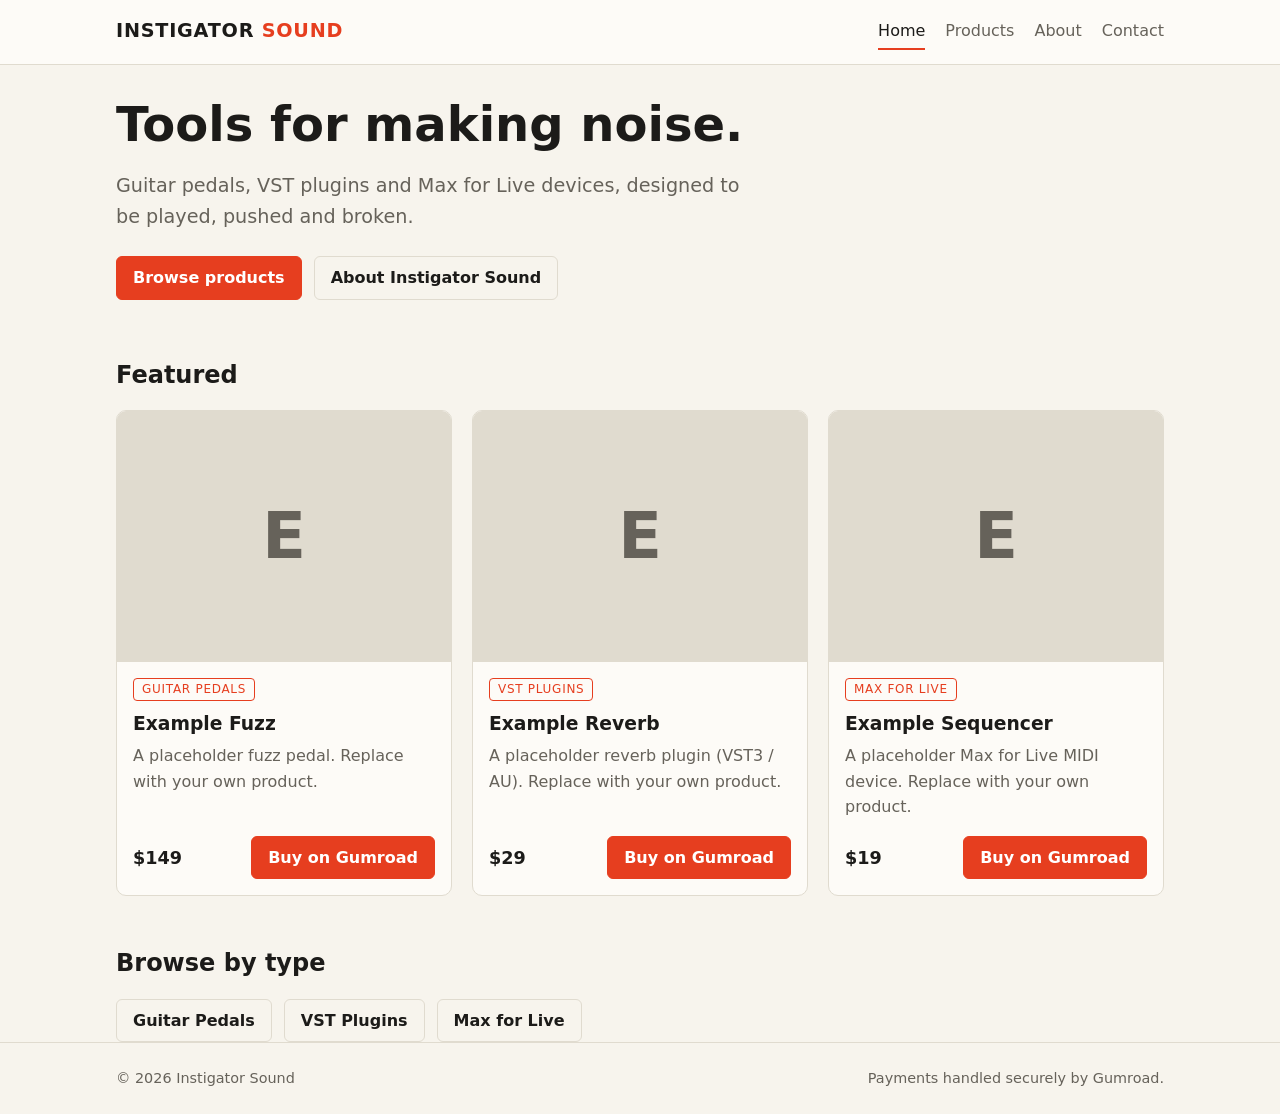
<file: index.html>
<!doctype html>
<html lang="en">
<head>
  <meta charset="utf-8">
  <meta name="viewport" content="width=device-width, initial-scale=1">
  <title>Instigator Sound</title>
  <meta name="description" content="Guitar pedals, VST plugins and Max for Live devices.">
  <link rel="stylesheet" href="css/styles.css">
</head>
<body>
  <header class="site-header">
    <div class="container">
      <a class="logo" href="index.html">Instigator <span>Sound</span></a>
      <nav>
        <a href="index.html" aria-current="page">Home</a>
        <a href="products.html">Products</a>
        <a href="about.html">About</a>
        <a href="contact.html">Contact</a>
      </nav>
    </div>
  </header>

  <main class="container">
    <section class="hero">
      <h1>Tools for making noise.</h1>
      <p class="lead">Guitar pedals, VST plugins and Max for Live devices, designed to be played, pushed and broken.</p>
      <div class="actions">
        <a class="button" href="products.html">Browse products</a>
        <a class="button secondary" href="about.html">About Instigator Sound</a>
      </div>
    </section>

    <h2>Featured</h2>
    <div class="grid" id="featured-grid"></div>

    <h2>Browse by type</h2>
    <div class="actions" style="display:flex;gap:12px;flex-wrap:wrap">
      <a class="button secondary" href="products.html#pedal">Guitar Pedals</a>
      <a class="button secondary" href="products.html#vst">VST Plugins</a>
      <a class="button secondary" href="products.html#m4l">Max for Live</a>
    </div>
  </main>

  <footer class="site-footer">
    <div class="container">
      <span>&copy; <span id="year">2026</span> Instigator Sound</span>
      <span>Payments handled securely by Gumroad.</span>
    </div>
  </footer>

  <script src="js/products-data.js"></script>
  <script src="js/main.js"></script>
  <script>document.getElementById("year").textContent = new Date().getFullYear();</script>
</body>
</html>
</file>
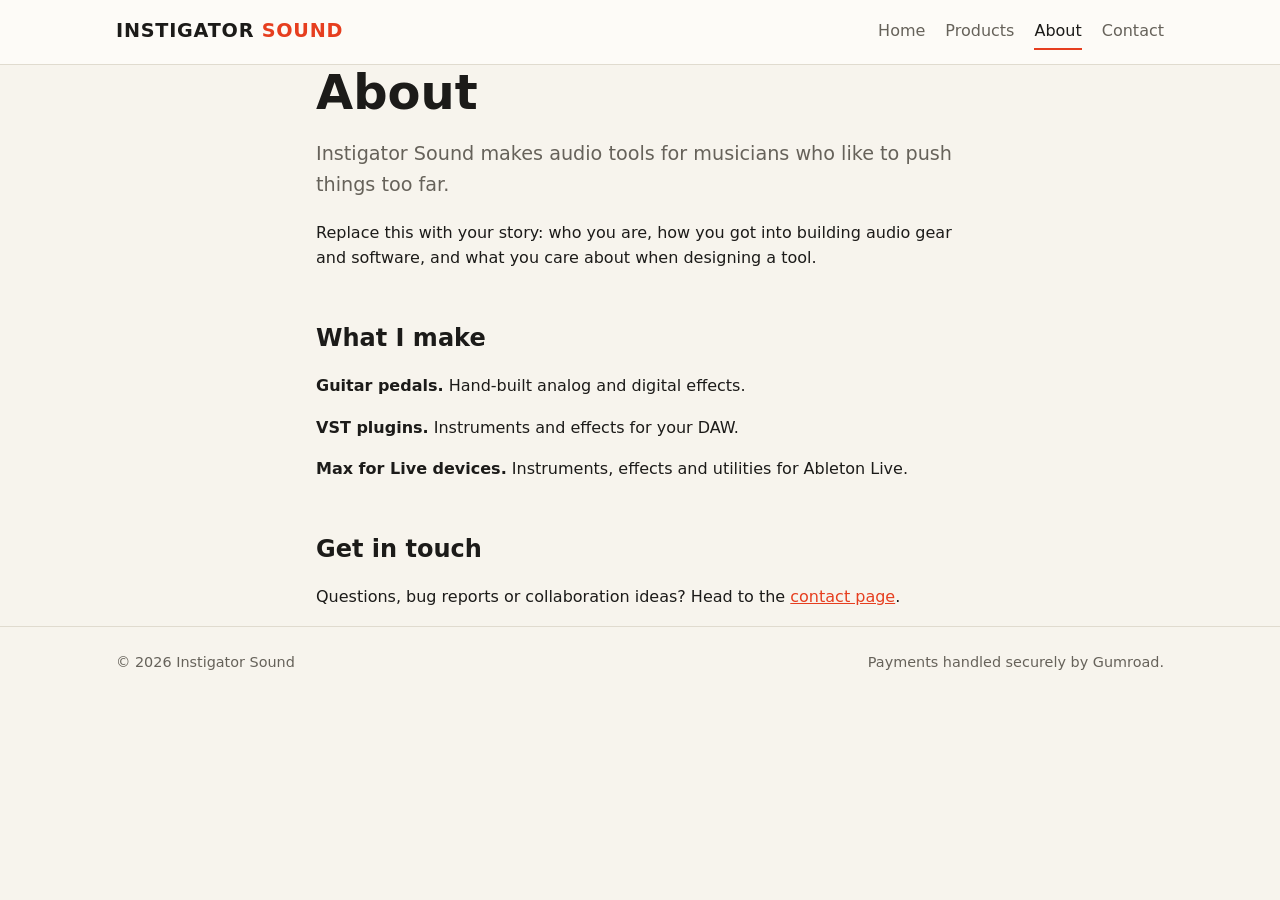
<file: about.html>
<!doctype html>
<html lang="en">
<head>
  <meta charset="utf-8">
  <meta name="viewport" content="width=device-width, initial-scale=1">
  <title>About | Instigator Sound</title>
  <meta name="description" content="About Instigator Sound and the person behind the tools.">
  <link rel="stylesheet" href="css/styles.css">
</head>
<body>
  <header class="site-header">
    <div class="container">
      <a class="logo" href="index.html">Instigator <span>Sound</span></a>
      <nav>
        <a href="index.html">Home</a>
        <a href="products.html">Products</a>
        <a href="about.html" aria-current="page">About</a>
        <a href="contact.html">Contact</a>
      </nav>
    </div>
  </header>

  <main class="container prose">
    <h1>About</h1>
    <p class="lead">Instigator Sound makes audio tools for musicians who like to push things too far.</p>

    <p>Replace this with your story: who you are, how you got into building audio gear and software, and what you care about when designing a tool.</p>

    <h2>What I make</h2>
    <p><strong>Guitar pedals.</strong> Hand-built analog and digital effects.</p>
    <p><strong>VST plugins.</strong> Instruments and effects for your DAW.</p>
    <p><strong>Max for Live devices.</strong> Instruments, effects and utilities for Ableton Live.</p>

    <h2>Get in touch</h2>
    <p>Questions, bug reports or collaboration ideas? Head to the <a href="contact.html">contact page</a>.</p>
  </main>

  <footer class="site-footer">
    <div class="container">
      <span>&copy; <span id="year">2026</span> Instigator Sound</span>
      <span>Payments handled securely by Gumroad.</span>
    </div>
  </footer>

  <script>document.getElementById("year").textContent = new Date().getFullYear();</script>
</body>
</html>
</file>
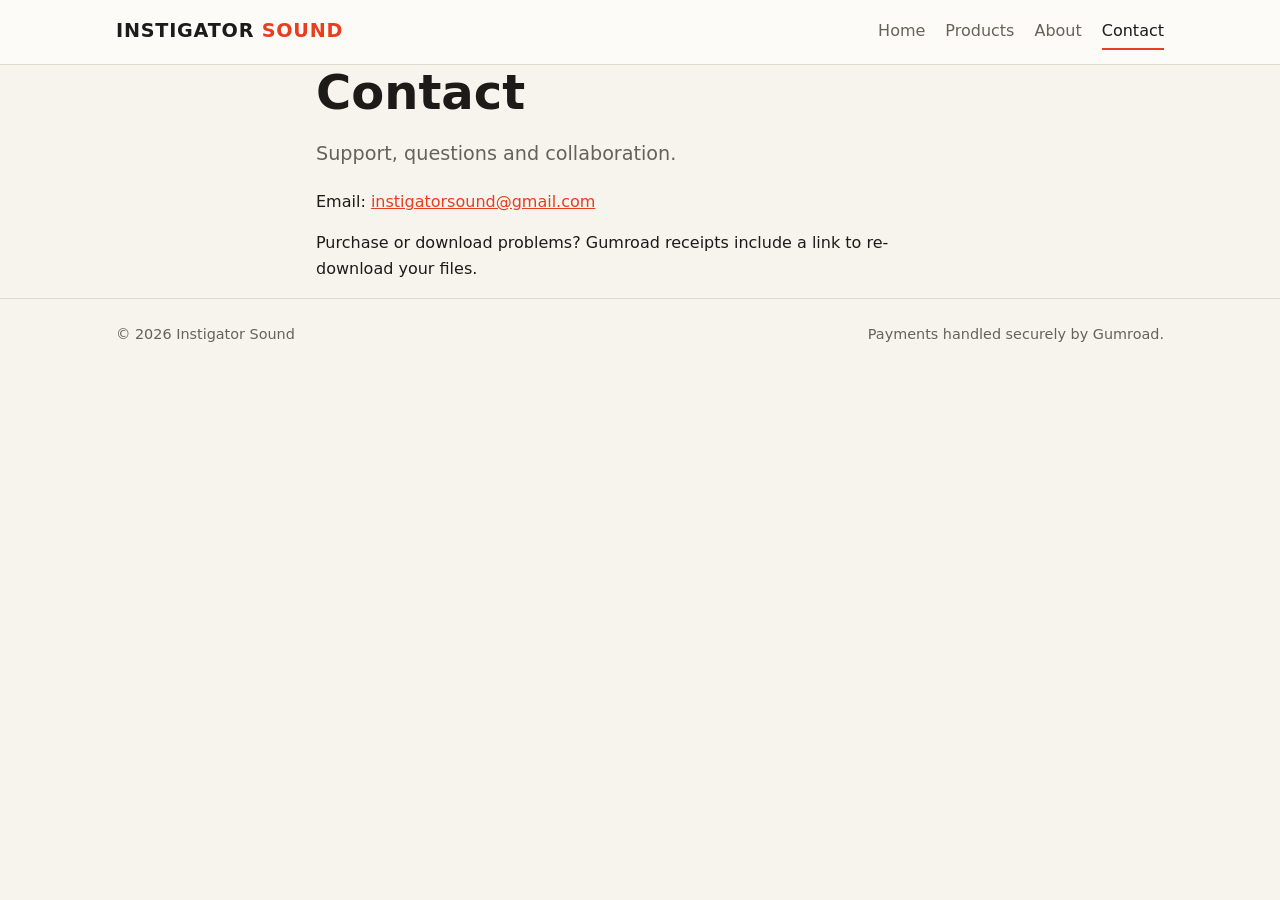
<file: contact.html>
<!doctype html>
<html lang="en">
<head>
  <meta charset="utf-8">
  <meta name="viewport" content="width=device-width, initial-scale=1">
  <title>Contact | Instigator Sound</title>
  <meta name="description" content="Contact and support for Instigator Sound products.">
  <link rel="stylesheet" href="css/styles.css">
</head>
<body>
  <header class="site-header">
    <div class="container">
      <a class="logo" href="index.html">Instigator <span>Sound</span></a>
      <nav>
        <a href="index.html">Home</a>
        <a href="products.html">Products</a>
        <a href="about.html">About</a>
        <a href="contact.html" aria-current="page">Contact</a>
      </nav>
    </div>
  </header>

  <main class="container prose">
    <h1>Contact</h1>
    <p class="lead">Support, questions and collaboration.</p>

    <p>Email: <a href="mailto:instigatorsound@gmail.com">instigatorsound@gmail.com</a></p>
    <p>Purchase or download problems? Gumroad receipts include a link to re-download your files.</p>
  </main>

  <footer class="site-footer">
    <div class="container">
      <span>&copy; <span id="year">2026</span> Instigator Sound</span>
      <span>Payments handled securely by Gumroad.</span>
    </div>
  </footer>

  <script>document.getElementById("year").textContent = new Date().getFullYear();</script>
</body>
</html>
</file>
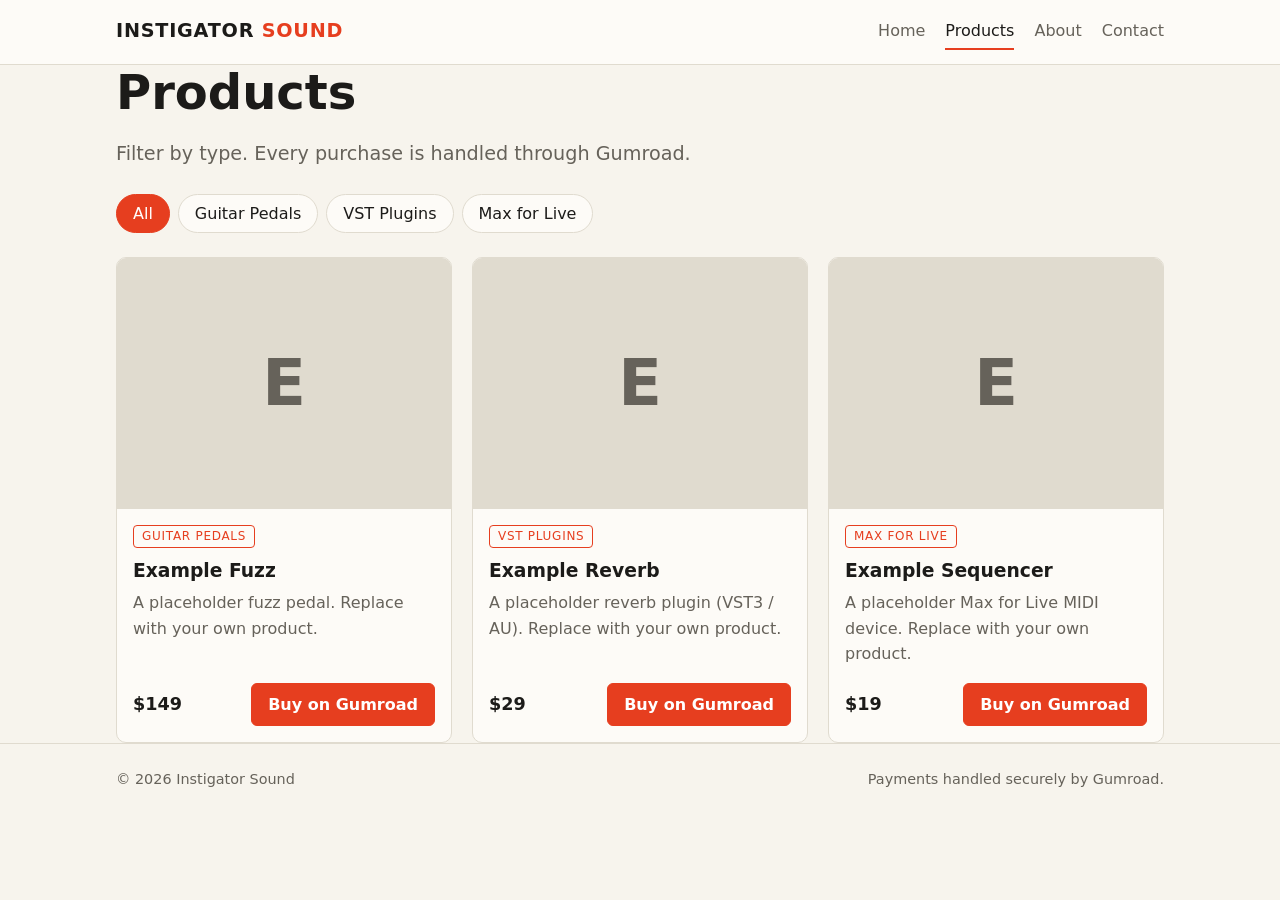
<file: products.html>
<!doctype html>
<html lang="en">
<head>
  <meta charset="utf-8">
  <meta name="viewport" content="width=device-width, initial-scale=1">
  <title>Products | Instigator Sound</title>
  <meta name="description" content="Browse guitar pedals, VST plugins and Max for Live devices.">
  <link rel="stylesheet" href="css/styles.css">
</head>
<body>
  <header class="site-header">
    <div class="container">
      <a class="logo" href="index.html">Instigator <span>Sound</span></a>
      <nav>
        <a href="index.html">Home</a>
        <a href="products.html" aria-current="page">Products</a>
        <a href="about.html">About</a>
        <a href="contact.html">Contact</a>
      </nav>
    </div>
  </header>

  <main class="container">
    <h1>Products</h1>
    <p class="lead">Filter by type. Every purchase is handled through Gumroad.</p>

    <div class="filters" id="filters" role="group" aria-label="Filter products by type"></div>
    <div class="grid" id="product-grid"></div>
    <p class="empty" id="empty" hidden>Nothing here yet. Check back soon.</p>

    <noscript><p>Please enable JavaScript to browse the catalog, or visit the shop directly on Gumroad.</p></noscript>
  </main>

  <footer class="site-footer">
    <div class="container">
      <span>&copy; <span id="year">2026</span> Instigator Sound</span>
      <span>Payments handled securely by Gumroad.</span>
    </div>
  </footer>

  <script src="js/products-data.js"></script>
  <script src="js/main.js"></script>
  <script>document.getElementById("year").textContent = new Date().getFullYear();</script>
</body>
</html>
</file>
<file: css/styles.css>
:root {
  --bg: #f7f4ed;
  --surface: #fdfbf7;
  --border: #e0dbcf;
  --text: #1c1b19;
  --muted: #66625a;
  --accent: #e63e1f;
  --accent-text: #fff;
  --radius: 10px;
  --max: 1080px;
}

* { box-sizing: border-box; }

body {
  margin: 0;
  background: var(--bg);
  color: var(--text);
  font: 16px/1.6 system-ui, -apple-system, "Segoe UI", Roboto, sans-serif;
}

a { color: var(--accent); }
img { max-width: 100%; display: block; }

.container {
  max-width: var(--max);
  margin: 0 auto;
  padding: 0 16px;
}

/* Header / nav */
.site-header {
  border-bottom: 1px solid var(--border);
  background: var(--surface);
}
.site-header .container {
  display: flex;
  flex-wrap: wrap;
  align-items: center;
  justify-content: space-between;
  gap: 8px 24px;
  padding-top: 14px;
  padding-bottom: 14px;
}
.logo {
  font-weight: 800;
  font-size: 1.2rem;
  letter-spacing: 0.04em;
  text-transform: uppercase;
  color: var(--text);
  text-decoration: none;
}
.logo span { color: var(--accent); }
nav { display: flex; gap: 20px; }
nav a {
  color: var(--muted);
  text-decoration: none;
  padding: 4px 0;
  border-bottom: 2px solid transparent;
}
nav a:hover { color: var(--text); }
nav a[aria-current="page"] { color: var(--text); border-bottom-color: var(--accent); }

/* Layout */
main { padding: 48px 0 64px; }
h1 { font-size: clamp(2rem, 5vw, 3rem); line-height: 1.15; margin: 0 0 16px; }
h2 { font-size: 1.5rem; margin: 48px 0 16px; }
.lead { font-size: 1.2rem; color: var(--muted); max-width: 640px; }
.prose { max-width: 680px; }

.hero { padding: 32px 0 8px; }
.hero .actions { display: flex; flex-wrap: wrap; gap: 12px; margin-top: 24px; }

/* Buttons */
.button {
  display: inline-block;
  background: var(--accent);
  color: var(--accent-text);
  text-decoration: none;
  font-weight: 600;
  padding: 8px 16px;
  border-radius: 6px;
  border: 1px solid var(--accent);
}
.button:hover { filter: brightness(1.1); }
.button.secondary {
  background: transparent;
  color: var(--text);
  border-color: var(--border);
}

/* Filters */
.filters {
  display: flex;
  flex-wrap: wrap;
  gap: 8px;
  margin: 24px 0;
}
.filters button {
  font: inherit;
  cursor: pointer;
  background: var(--surface);
  color: var(--text);
  border: 1px solid var(--border);
  border-radius: 999px;
  padding: 6px 16px;
}
.filters button:hover { border-color: var(--accent); }
.filters button[aria-pressed="true"] {
  background: var(--accent);
  border-color: var(--accent);
  color: var(--accent-text);
}

/* Product grid */
.grid {
  display: grid;
  grid-template-columns: repeat(auto-fill, minmax(260px, 1fr));
  gap: 20px;
}
.card {
  display: flex;
  flex-direction: column;
  background: var(--surface);
  border: 1px solid var(--border);
  border-radius: var(--radius);
  overflow: hidden;
}
.card-media {
  aspect-ratio: 4 / 3;
  display: grid;
  place-items: center;
  font-size: 4rem;
  font-weight: 800;
  color: var(--muted);
  background: var(--border);
}
.card-media img { width: 100%; height: 100%; object-fit: cover; }
.card-body {
  display: flex;
  flex-direction: column;
  flex: 1;
  padding: 16px;
}
.card-body h3 { margin: 8px 0 4px; }
.card-body p { margin: 0 0 16px; color: var(--muted); flex: 1; }
.badge {
  align-self: flex-start;
  font-size: 0.75rem;
  text-transform: uppercase;
  letter-spacing: 0.06em;
  color: var(--accent);
  border: 1px solid var(--accent);
  border-radius: 4px;
  padding: 1px 8px;
}
.card-footer {
  display: flex;
  align-items: center;
  justify-content: space-between;
}
.price { font-weight: 700; font-size: 1.1rem; }
.empty { color: var(--muted); }

/* Footer */
.site-footer {
  border-top: 1px solid var(--border);
  color: var(--muted);
  font-size: 0.9rem;
  padding: 24px 0;
}
.site-footer .container {
  display: flex;
  flex-wrap: wrap;
  justify-content: space-between;
  gap: 8px;
}
</file>
